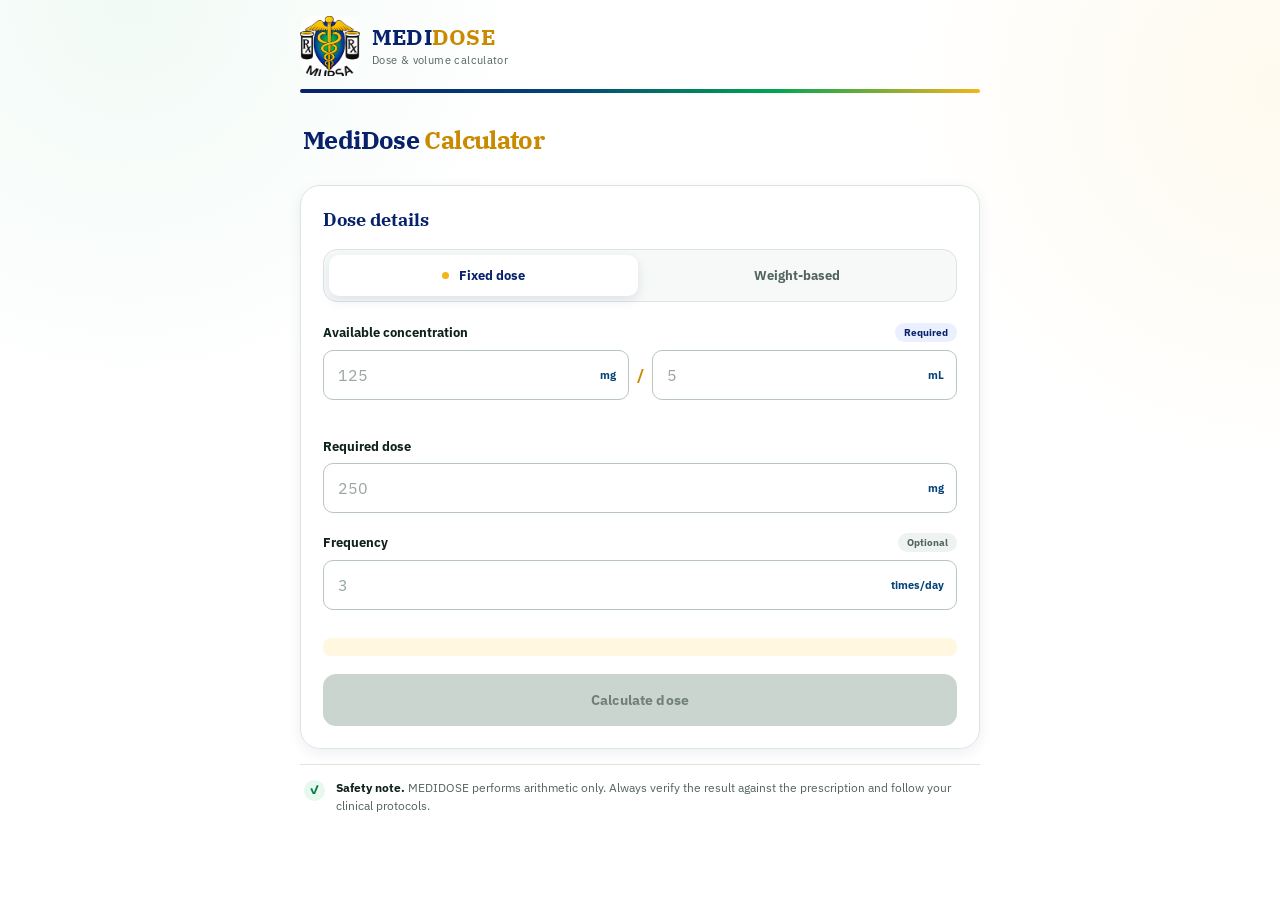
<file: index.html>
<!DOCTYPE html>
<html lang="en">
<head>
<meta charset="UTF-8">
<meta name="viewport" content="width=device-width, initial-scale=1.0, viewport-fit=cover">
<meta name="theme-color" content="#07216B">
<meta name="description" content="MEDIDOSE — Dose and volume calculator by MUPSA">
<title>MEDIDOSE MUPSA Dose Calculator</title>

<!-- Optional PWA files. Keep these if they exist in your project. -->
<link rel="manifest" href="manifest.json">
<link rel="icon" href="icon-192.png" type="image/png">

<style>
/* @import url('https://fonts.googleapis.com/css2?family=IBM+Plex+Mono:wght@500;600;700&family=IBM+Plex+Sans:wght@400;500;600;700&family=IBM+Plex+Serif:wght@500;600;700&display=swap'); */
@import url('https://fonts.googleapis.com/css2?family=IBM+Plex+Sans:wght@400;500;600;700&family=IBM+Plex+Serif:wght@500;600;700&family=Roboto+Mono:wght@500;600;700&display=swap');
:root{
  /* MUPSA / logo palette */
  --navy:#07216B;
  --navy-2:#0B2E86;
  --blue:#024378;
  --teal:#00A651;
  --teal-dark:#007A43;
  --teal-soft:#E7F8EF;
  --gold:#F4B41A;
  --gold-dark:#C98A00;
  --gold-soft:#FFF6D8;

  --ink:#10231A;
  --muted:#52645C;
  --faint:#7C8983;
  --line:#DCE5E0;
  --line-strong:#B7C6BE;
  --surface:#FFFFFF;
  --paper:#F6F9F8;
  --danger:#B42318;
  --danger-soft:#FFF0EE;
  --warning:#8A5F00;
  --warning-soft:#FFF7DF;

  --radius-s:10px;
  --radius-m:14px;
  --radius-l:20px;

  --shadow-sm:0 4px 14px rgba(7,33,107,.07);
  --shadow-md:0 12px 30px rgba(7,33,107,.11);
}

*{box-sizing:border-box}

html{
  scroll-behavior:smooth;
}

body{
  margin:0;
  min-height:100vh;
  color:var(--ink);
  background:
    radial-gradient(circle at 10% 0%, rgba(0,166,81,.055), transparent 28%),
    radial-gradient(circle at 100% 10%, rgba(244,180,26,.07), transparent 25%),
    #fff;
  font-family:'IBM Plex Sans',system-ui,-apple-system,BlinkMacSystemFont,"Segoe UI",sans-serif;
  -webkit-font-smoothing:antialiased;
}

button,input,select{font:inherit;color:inherit}
button{cursor:pointer}
button:disabled{cursor:not-allowed}
:focus-visible{
  outline:3px solid rgba(244,180,26,.55);
  outline-offset:3px;
}

.app-shell{
  width:min(100%,720px);
  margin:0 auto;
  padding:0 20px 42px;
}

/* ================= HEADER ================= */

.topbar{
  min-height:92px;
  display:flex;
  align-items:center;
  justify-content:space-between;
  gap:16px;
  position:relative;
  border-bottom:1px solid var(--line);
}

.topbar::after{
  content:"";
  position:absolute;
  left:0;
  right:0;
  bottom:-2px;
  height:4px;
  background:linear-gradient(90deg,var(--navy),var(--blue) 38%,var(--teal) 70%,var(--gold));
  border-radius:4px;
}

.brand{
  display:flex;
  align-items:center;
  gap:12px;
  min-width:0;
}

.brand-mark{
  width:60px;
  height:60px;
  flex:0 0 60px;
  display:grid;
  place-items:center;
  overflow:hidden;
  border-radius:15px;
  background:#fff;
}

.brand-mark img{
  width:100%;
  height:100%;
  object-fit:contain;
  display:block;
}

.brand-text{
  line-height:1.12;
  min-width:0;
}

.brand-text strong{
  display:block;
  font-family:'IBM Plex Serif',Georgia,serif;
  font-size:22px;
  font-weight:700;
  letter-spacing:.01em;
  color:var(--navy);
}

.brand-text strong span{
  color:var(--gold-dark);
}

.brand-text small{
  display:block;
  margin-top:5px;
  color:var(--muted);
  font-size:11px;
  letter-spacing:.035em;
}

.install-btn{
  border:1px solid var(--gold);
  background:var(--gold-soft);
  color:#6D4B00;
  border-radius:999px;
  padding:9px 14px;
  font-weight:700;
  font-size:12px;
  white-space:nowrap;
  transition:.18s ease;
}

.install-btn:hover{
  background:var(--gold);
  color:#fff;
  transform:translateY(-1px);
}

.install-btn[hidden]{display:none}

/* ================= INSTALL TIP ================= */

.ios-tip{
  display:flex;
  align-items:center;
  justify-content:space-between;
  gap:10px;
  margin-top:14px;
  padding:11px 13px;
  border:1px solid #E7C35C;
  border-radius:var(--radius-s);
  background:var(--gold-soft);
  color:var(--ink);
  font-size:12px;
  line-height:1.5;
}

.ios-tip button{
  border:0;
  background:transparent;
  color:var(--muted);
  font-size:20px;
  line-height:1;
  padding:2px 4px;
}

/* ================= SCREENS ================= */

.screen{
  animation:fadeIn .25s ease;
}

.screen[hidden]{display:none}

@keyframes fadeIn{
  from{opacity:0;transform:translateY(7px)}
  to{opacity:1;transform:none}
}

/* ================= HERO ================= */

.hero{
  padding:34px 3px 22px;
}

.hero h1{
  margin:0 0 9px;
  max-width:26ch;
  font-family:'IBM Plex Serif',Georgia,serif;
  font-weight:700;
  font-size:clamp(20px,5vw,25px);
  line-height:1.1;
  letter-spacing:-.025em;
  color:var(--navy);
}

.hero h1 em{
  color:var(--gold-dark);
  font-style:normal;
}

.hero p{
  margin:0;
  max-width:48ch;
  color:var(--muted);
  font-size:14px;
  line-height:1.65;
}

/* ================= CARD ================= */

.card{
  background:rgba(255,255,255,.96);
  border:1px solid var(--line);
  border-radius:var(--radius-l);
  padding:22px;
  margin-bottom:15px;
  box-shadow:var(--shadow-sm);
}

.card:hover{
  box-shadow:var(--shadow-md);
}

/* ================= SECTION HEADINGS ================= */

.section-heading{
  margin-bottom:18px;
}

.section-heading h2{
  margin:0 0 5px;
  color:var(--navy);
  font-family:'IBM Plex Serif',Georgia,serif;
  font-size:18px;
  font-weight:700;
}

.section-heading p{
  margin:0;
  color:var(--muted);
  font-size:12px;
}

/* ================= DOSE TYPE ================= */

.segmented{
  display:grid;
  grid-template-columns:1fr 1fr;
  gap:5px;
  margin-bottom:21px;
  padding:5px;
  border:1px solid var(--line);
  border-radius:var(--radius-m);
  background:var(--paper);
}

.segmented button{
  border:0;
  border-radius:10px;
  padding:12px 8px;
  background:transparent;
  color:var(--muted);
  font-size:13px;
  font-weight:700;
  transition:.18s ease;
}

.segmented button.active{
  color:var(--navy);
  background:#fff;
  box-shadow:0 4px 12px rgba(7,33,107,.10);
}

.segmented button.active::before{
  content:"";
  display:inline-block;
  width:7px;
  height:7px;
  margin-right:7px;
  vertical-align:1px;
  border-radius:50%;
  background:var(--gold);
}

/* ================= FORM ================= */

.field{
  display:block;
  margin:0 0 18px;
}

.field:last-child{margin-bottom:0}

.label-row{
  display:flex;
  align-items:center;
  justify-content:space-between;
  gap:10px;
  margin-bottom:8px;
  font-size:13px;
  font-weight:700;
  color:var(--ink);
}

.required-tag,
.optional-tag{
  border-radius:999px;
  padding:3px 9px;
  font-size:10px;
  font-weight:700;
}

.required-tag{
  color:var(--navy);
  background:#EAF0FF;
}

.optional-tag{
  color:var(--muted);
  background:#EEF2F0;
}

input,
select{
  width:100%;
  height:50px;
  border:1.5px solid var(--line-strong);
  border-radius:var(--radius-s);
  outline:none;
  padding:0 14px;
  background:#fff;
  color:var(--ink);
  transition:border-color .15s,box-shadow .15s,background .15s;
}

input::placeholder{color:#9AA6A0}

input:hover,
select:hover{
  border-color:var(--blue);
}

input:focus,
select:focus{
  border-color:var(--teal);
  box-shadow:0 0 0 4px rgba(0,166,81,.11);
}

input.invalid{
  border-color:var(--danger);
  background:var(--danger-soft);
}

.compound-input{
  display:grid;
  grid-template-columns:1fr auto 1fr;
  align-items:center;
  gap:8px;
}

.compound-input > div,
.unit-input{
  position:relative;
}

.compound-input input,
.unit-input input{
  padding-right:58px;
  font-variant-numeric:tabular-nums;
}

.compound-input span,
.unit-input span{
  position:absolute;
  right:13px;
  top:50%;
  transform:translateY(-50%);
  color:var(--blue);
  font-size:11px;
  font-weight:700;
  pointer-events:none;
}

.compound-input b{
  color:var(--gold-dark);
  font-family:'IBM Plex Sans',sans-serif;
  font-weight:700;
}

.hint{
  display:block;
  margin-top:7px;
  color:var(--muted);
  font-size:11px;
}

.error{
  display:block;
  min-height:15px;
  margin-top:5px;
  color:var(--danger);
  font-size:11px;
}

.error-pair{
  display:grid;
  grid-template-columns:1fr 1fr;
  gap:8px;
}

.warning{
  display:block;
  margin-top:8px;
  padding:9px 10px;
  border-radius:8px;
  background:var(--warning-soft);
  color:var(--warning);
  font-size:11px;
}

.mode-field[hidden]{display:none}

/* ================= PRIMARY / SECONDARY BUTTONS ================= */

.primary-btn,
.secondary-btn{
  width:100%;
  min-height:52px;
  border-radius:13px;
  font-size:14px;
  font-weight:700;
  transition:.16s ease;
}

.primary-btn{
  border:0;
  color:#fff;
  background:linear-gradient(135deg,var(--gold),#E5A900);
  box-shadow:0 8px 18px rgba(244,180,26,.22);
  letter-spacing:.01em;
}

.primary-btn:hover:not(:disabled){
  background:linear-gradient(135deg,#F8BE29,var(--gold-dark));
  transform:translateY(-2px);
  box-shadow:0 12px 24px rgba(244,180,26,.28);
}

.primary-btn:active:not(:disabled){
  transform:translateY(0) scale(.985);
}

.primary-btn:disabled{
  background:#CBD5D0;
  color:#718078;
  box-shadow:none;
}

.secondary-btn{
  margin:12px 0 16px;
  border:1.5px solid var(--navy);
  background:#fff;
  color:var(--navy);
}

.secondary-btn:hover{
  background:#F2F5FF;
  transform:translateY(-1px);
}

/* ================= SAFETY ================= */

.safety-note{
  display:flex;
  align-items:flex-start;
  gap:11px;
  padding:14px 4px;
  border-top:1px solid var(--line);
  color:var(--muted);
  font-size:12px;
  line-height:1.55;
}

.safety-note p{margin:0}
.safety-note strong{color:var(--ink)}

.shield{
  flex:0 0 auto;
  width:21px;
  height:21px;
  display:grid;
  place-items:center;
  margin-top:1px;
  border-radius:50%;
  background:var(--teal-soft);
  color:var(--teal-dark);
  font-weight:800;
}

/* ================= RESULT ================= */

.result-hero{
  padding:37px 4px 21px;
  text-align:center;
}

.result-hero h1{
  margin:0 0 14px;
  color:var(--navy);
  font-family:'IBM Plex Serif',Georgia,serif;
  font-size:16px;
  font-weight:700;
  letter-spacing:.025em;
  text-transform:uppercase;
}

.dose-result{
  display:flex;
  justify-content:center;
  align-items:baseline;
  gap:8px;
  color:var(--navy);
 font-family:'IBM Plex Sans',sans-serif;
  font-size:clamp(54px,16vw,82px);
  font-weight:700;
  letter-spacing:-.045em;
  line-height:1;
}

.dose-result span{
  background:linear-gradient(180deg,var(--navy),var(--blue));
  -webkit-background-clip:text;
  background-clip:text;
  color:transparent;
}

.dose-result small{
  color:var(--gold-dark);
  font-family:'IBM Plex Sans',sans-serif;
  font-size:19px;
  font-weight:800;
}

.dose-result.pop{
  animation:dosePop .42s cubic-bezier(.34,1.56,.64,1);
}

@keyframes dosePop{
  0%{transform:scale(.85);opacity:0}
  60%{transform:scale(1.045);opacity:1}
  100%{transform:scale(1)}
}

.result-hero p{
  max-width:39ch;
  margin:15px auto 0;
  color:var(--muted);
  font-size:13px;
  line-height:1.6;
}

/* ================= DAILY RESULT ================= */

.daily-card{
  display:flex;
  flex-direction:column;
  gap:6px;
  overflow:hidden;
  position:relative;
  border:0;
  color:#fff;
  background:linear-gradient(135deg,var(--navy),var(--blue) 58%,var(--teal-dark));
  box-shadow:0 14px 30px rgba(7,33,107,.18);
}

.daily-card::after{
  content:"";
  position:absolute;
  width:160px;
  height:160px;
  right:-70px;
  top:-90px;
  border-radius:50%;
  background:rgba(244,180,26,.22);
}

.card-kicker{
  position:relative;
  z-index:1;
  color:#D6E5FF;
  font-size:10px;
  font-weight:700;
  letter-spacing:.08em;
  text-transform:uppercase;
}

.daily-card strong{
  position:relative;
  z-index:1;
  font-family:'IBM Plex Sans',sans-serif;
  font-size:29px;
  letter-spacing:-.02em;
}

.daily-card span:last-child{
  position:relative;
  z-index:1;
  opacity:.85;
  font-size:12px;
}

/* ================= BREAKDOWN ================= */

.breakdown{
  display:grid;
  gap:10px;
}

.formula{
  padding:15px;
  border:1px solid var(--line);
  border-left:4px solid var(--gold);
  border-radius:var(--radius-s);
  background:var(--paper);
  color:var(--ink);
  font-family:'IBM Plex Sans',sans-serif;
  font-size:12px;
  line-height:1.65;
  overflow-wrap:anywhere;
}

.formula-label{
  display:block;
  margin-bottom:6px;
  color:var(--teal-dark);
  font:700 10px/1.2 'IBM Plex Sans',sans-serif;
  letter-spacing:.07em;
  text-transform:uppercase;
}

/* ================= EXPORT ================= */

.export-card{
  display:grid;
  grid-template-columns:auto 1fr;
  gap:14px;
  align-items:center;
  border-style:dashed;
  border-color:#D2DCD7;
}

.export-icon,
.modal-icon{
  display:grid;
  place-items:center;
  border-radius:13px;
  background:var(--gold-soft);
  color:var(--gold-dark);
  font-size:22px;
  font-weight:800;
}

.export-icon{
  width:46px;
  height:46px;
}

.export-content h2{
  margin:0 0 4px;
  color:var(--navy);
  font-family:'IBM Plex Serif',Georgia,serif;
  font-size:16px;
}

.export-content p{
  margin:0;
  color:var(--muted);
  font-size:12px;
  line-height:1.5;
}

.export-btn{
  grid-column:1/-1;
  width:100%;
  min-height:47px;
  border:1.5px solid var(--gold);
  border-radius:11px;
  background:#fff;
  color:var(--gold-dark);
  font-weight:700;
  transition:.15s ease;
}

.export-btn:hover{
  background:var(--gold);
  color:#fff;
}

/* ================= FOOTER ================= */

footer{
  display:flex;
  justify-content:space-between;
  align-items:center;
  gap:12px;
  padding:22px 4px 0;
  margin-top:8px;
  border-top:1px solid var(--line);
  color:var(--faint);
  font-size:10.5px;
}

footer strong{
  color:var(--navy);
  font-weight:800;
}

.footer-dot{
  color:var(--gold-dark);
  padding:0 3px;
}

/* ================= MODAL ================= */

.modal-overlay{
  position:fixed;
  inset:0;
  z-index:100;
  display:grid;
  place-items:center;
  padding:20px;
  background:rgba(4,17,54,.62);
  backdrop-filter:blur(5px);
  animation:modalFade .16s ease;
}

.modal-overlay[hidden]{display:none}

@keyframes modalFade{
  from{opacity:0}
  to{opacity:1}
}

.export-modal{
  position:relative;
  width:min(100%,410px);
  padding:28px;
  border:1px solid rgba(255,255,255,.4);
  border-radius:var(--radius-l);
  background:#fff;
  box-shadow:0 30px 75px rgba(3,14,45,.30);
  animation:modalUp .18s ease;
}

@keyframes modalUp{
  from{opacity:0;transform:translateY(10px)}
  to{opacity:1;transform:none}
}

.modal-close{
  position:absolute;
  top:12px;
  right:14px;
  width:33px;
  height:33px;
  border:0;
  border-radius:50%;
  background:var(--paper);
  color:var(--muted);
  font-size:20px;
}

.modal-close:hover{
  background:var(--gold-soft);
  color:var(--gold-dark);
}

.modal-icon{
  width:47px;
  height:47px;
  margin-bottom:16px;
}

.export-modal h2{
  margin:6px 0 8px;
  color:var(--navy);
  font-family:'IBM Plex Serif',Georgia,serif;
  font-size:22px;
}

.export-modal > p{
  margin:0 0 20px;
  color:var(--muted);
  font-size:13px;
  line-height:1.6;
}

.modal-field{
  display:block;
  margin-bottom:6px;
  font-size:12px;
  font-weight:700;
}

.modal-field input{
  margin-top:8px;
  text-transform:uppercase;
  letter-spacing:.08em;
  font-family:'IBM Plex Sans',sans-serif;
}

.modal-error{
  display:block;
  min-height:16px;
  margin:4px 0 6px;
  color:var(--danger);
  font-size:11.5px;
}

.modal-actions{
  display:grid;
  grid-template-columns:1fr 1fr;
  gap:10px;
  margin-top:6px;
}

.secondary-modal-btn,
.primary-modal-btn{
  min-height:47px;
  border-radius:11px;
  font-weight:700;
}

.secondary-modal-btn{
  border:1.5px solid var(--line-strong);
  background:#fff;
  color:var(--navy);
}

.secondary-modal-btn:hover{
  border-color:var(--navy);
  background:#F3F6FF;
}

.primary-modal-btn{
  border:0;
  background:var(--gold);
  color:#fff;
}

.primary-modal-btn:hover{
  background:var(--gold-dark);
}

/* ================= RESPONSIVE ================= */

@media(max-width:560px){
  .app-shell{
    padding-left:14px;
    padding-right:14px;
  }

  .topbar{
    min-height:82px;
  }

  .brand-mark{
    width:52px;
    height:52px;
    flex-basis:52px;
  }

  .brand-text strong{
    font-size:19px;
  }

  .brand-text small{
    font-size:10px;
  }

  .install-btn{
    padding:8px 10px;
    font-size:11px;
  }

  .card{
    padding:18px;
  }

  .hero{
    padding-top:29px;
  }

  .compound-input{
    gap:6px;
  }

  .export-modal{
    padding:22px;
  }

  footer{
    flex-direction:column;
    align-items:flex-start;
    gap:4px;
  }
}

@media(max-width:380px){
  .brand-text small{
    display:none;
  }

  .install-btn{
    padding:7px 9px;
  }

  .card{
    padding:16px;
  }

  .dose-result{
    font-size:50px;
  }
}
</style>
</head>

<body>
<div class="app-shell">

  <!-- ================= HEADER ================= -->
  <header class="topbar">
    <div class="brand">
      <div class="brand-mark" aria-hidden="true">
        <!-- Put your MUPSA logo in the same folder and name it logo.png -->
        <img src="logo.png" alt="MUPSA logo">
      </div>

      <div class="brand-text">
        <strong>MEDI<span>DOSE</span></strong>
        <small>Dose &amp; volume calculator</small>
      </div>
    </div>

    <button id="installBtn" class="install-btn" type="button" hidden>
      Install app
    </button>
  </header>

  <!-- iOS installation message
  <div id="iosInstallTip" class="ios-tip" hidden>
    <span>
      Install MEDIDOSE: tap <strong>Share</strong> then
      <strong>Add to Home Screen</strong>.
    </span>
    <button id="dismissIosTip" type="button" aria-label="Dismiss">&times;</button>
  </div> -->

  <main>

    <!-- ================= INPUT SCREEN ================= -->
    <section id="inputScreen" class="screen active" aria-labelledby="inputTitle">

      <div class="hero">
        <h1 class="welcome" id="inputTitle">MediDose  <em>Calculator</em></h1>
        
      </div>

      <form id="doseForm" novalidate>
        <div class="card">

          <div class="section-heading">
            <h2>Dose details</h2>
            
          </div>

          <div class="segmented" role="tablist" aria-label="Dose type">
            <button type="button" id="tabFixed" class="active" role="tab" aria-selected="true">
              Fixed dose
            </button>
            <button type="button" id="tabWeight" role="tab" aria-selected="false">
              Weight-based
            </button>
          </div>

          <input type="hidden" id="doseType" value="fixed">

          <!-- Available concentration -->
          <div class="field">
            <span class="label-row">
              <span>Available concentration</span>
              <span class="required-tag">Required</span>
            </span>

            <div class="compound-input">
              <div>
                <input
                  id="availableMg"
                  type="number"
                  inputmode="decimal"
                  min="0"
                  step="any"
                  placeholder="125"
                  aria-label="Available milligrams"
                  aria-describedby="availableMgError">
                <span>mg</span>
              </div>

              <b>/</b>

              <div>
                <input
                  id="availableMl"
                  type="number"
                  inputmode="decimal"
                  min="0"
                  step="any"
                  placeholder="5"
                  aria-label="Available millilitres"
                  aria-describedby="availableMlError">
                <span>mL</span>
              </div>
            </div>

            <div class="error-pair">
              <small id="availableMgError" class="error"></small>
              <small id="availableMlError" class="error"></small>
            </div>

            <!-- <small class="hint">Example: 125 mg per 5 mL</small> -->
          </div>

          <!-- Fixed dose -->
          <div id="fixedField" class="mode-field">
            <label class="field">
              <span class="label-row">
                <span>Required dose</span>
              </span>

              <div class="unit-input">
                <input
                  id="requiredDose"
                  type="number"
                  inputmode="decimal"
                  min="0"
                  step="any"
                  placeholder="250"
                  aria-describedby="requiredDoseError">
                <span>mg</span>
              </div>

              <small id="requiredDoseError" class="error"></small>
            </label>
          </div>

          <!-- Weight based -->
          <div id="weightField" class="mode-field" hidden>

            <label class="field">
              <span class="label-row">
                <span>Dose per kg</span>
              </span>

              <div class="unit-input">
                <input
                  id="dosePerKg"
                  type="number"
                  inputmode="decimal"
                  min="0"
                  step="any"
                  placeholder="10"
                  aria-describedby="dosePerKgError">
                <span>mg/kg</span>
              </div>

              <small id="dosePerKgError" class="error"></small>
            </label>

            <label class="field">
              <span class="label-row">
                <span>Patient weight</span>
              </span>

              <div class="unit-input">
                <input
                  id="patientWeight"
                  type="number"
                  inputmode="decimal"
                  min="0"
                  step="any"
                  placeholder="20"
                  aria-describedby="patientWeightError">
                <span>kg</span>
              </div>

              <small id="patientWeightError" class="error"></small>
            </label>

          </div>

          <!-- Frequency -->
          <label class="field">
            <span class="label-row">
              <span>Frequency</span>
              <span class="optional-tag">Optional</span>
            </span>

            <div class="unit-input">
              <input
                id="frequency"
                type="number"
                inputmode="numeric"
                min="0"
                step="1"
                max="24"
                placeholder="3"
                aria-describedby="frequencyError">
              <span>times/day</span>
            </div>

            <small id="frequencyError" class="error"></small>
            <small id="frequencyWarning" class="warning" hidden></small>
          </label>

          <button id="calculateBtn" class="primary-btn" type="submit" disabled>
            Calculate dose
          </button>

        </div>
      </form>

      <aside class="safety-note">
        <span class="shield" aria-hidden="true">&#10003;</span>
        <p>
          <strong>Safety note.</strong>
          MEDIDOSE performs arithmetic only. Always verify the result against
          the prescription and follow your clinical protocols.
        </p>
      </aside>

    </section>

    <!-- ================= RESULT SCREEN ================= -->
    <section id="resultScreen" class="screen" aria-labelledby="resultTitle" hidden>

      <div class="result-hero">
        <h1 id="resultTitle">Volume to administer</h1>

        <div class="dose-result">
          <span id="volumeResult">0.00</span>
          <small>mL</small>
        </div>

        <p id="resultSummary"></p>
      </div>

      <!-- Daily volume -->
      <div id="dailyCard" class="card daily-card" hidden>
        <span class="card-kicker">Total daily volume</span>
        <strong id="dailyResult">0.00 mL</strong>
        <span id="dailyFrequency">Frequency: 0 times daily</span>
      </div>

      <!-- Breakdown -->
      <div class="card breakdown-card">
        <div class="section-heading">
          <h2>Calculation breakdown</h2>
          <!-- <p>Review the arithmetic used to reach the final volume.</p> -->
        </div>

        <div id="breakdown" class="breakdown"></div>
      </div>

      <!-- Export -->
      <div class="card export-card">
        <div class="export-icon" aria-hidden="true">&#8595;</div>

        <div class="export-content">
          <h2>Export calculation</h2>
          <!-- <p>Save this working as a CSV file for the patient record.</p> -->
        </div>

        <button id="exportBtn" class="export-btn" type="button">
          Export details
        </button>
      </div>

      <button id="editBtn" class="secondary-btn" type="button">
        &larr; Back / edit
      </button>

      <aside class="safety-note">
        <span class="shield" aria-hidden="true">&#10003;</span>
        <p>
          <strong>Safety note.</strong>
          Confirm the calculation and prescription before administering medication.
        </p>
      </aside>

    </section>

  </main>

  <!-- <footer>
    <span><strong>MEDIDOSE</strong><span class="footer-dot">·</span>by MUPSA</span>
    <span>Safe Doses. Better Care.</span>
  </footer> -->

</div>

<!-- ================= EXPORT MODAL ================= -->
<div id="exportModal" class="modal-overlay" hidden>
  <div class="export-modal" role="dialog" aria-modal="true" aria-labelledby="exportModalTitle">

    <button
      id="closeExportModal"
      class="modal-close"
      type="button"
      aria-label="Close export dialog">&times;</button>

    <div class="modal-icon" aria-hidden="true">&#8595;</div>

    <h2 id="exportModalTitle">Record reviewer initials</h2>

    <!-- <p>
      Add the initials of the person reviewing this calculation.
      They will be included in the exported CSV.
    </p> -->

    <label class="modal-field" for="exportCode">
      Reviewer initials
    </label>

    <input
      id="exportCode"
      type="text"
      autocomplete="off"
      maxlength="6"
      placeholder="e.g. JM">

    <small id="exportCodeError" class="modal-error"></small>

    <div class="modal-actions">
      <button id="cancelExportBtn" class="secondary-modal-btn" type="button">
        Cancel
      </button>

      <button id="confirmExportBtn" class="primary-modal-btn" type="button">
        Download CSV
      </button>
    </div>

  </div>
</div>

<script>
(function(){

  var doseType = 'fixed';
  var lastCalc = null;

  var els = {
    tabFixed: document.getElementById('tabFixed'),
    tabWeight: document.getElementById('tabWeight'),
    doseTypeInput: document.getElementById('doseType'),
    fixedField: document.getElementById('fixedField'),
    weightField: document.getElementById('weightField'),

    availableMg: document.getElementById('availableMg'),
    availableMl: document.getElementById('availableMl'),
    requiredDose: document.getElementById('requiredDose'),
    dosePerKg: document.getElementById('dosePerKg'),
    patientWeight: document.getElementById('patientWeight'),
    frequency: document.getElementById('frequency'),

    calculateBtn: document.getElementById('calculateBtn'),
    form: document.getElementById('doseForm'),

    inputScreen: document.getElementById('inputScreen'),
    resultScreen: document.getElementById('resultScreen'),

    volumeResult: document.getElementById('volumeResult'),
    resultSummary: document.getElementById('resultSummary'),

    dailyCard: document.getElementById('dailyCard'),
    dailyResult: document.getElementById('dailyResult'),
    dailyFrequency: document.getElementById('dailyFrequency'),

    breakdown: document.getElementById('breakdown'),
    editBtn: document.getElementById('editBtn'),

    exportBtn: document.getElementById('exportBtn'),
    exportModal: document.getElementById('exportModal'),
    closeExportModal: document.getElementById('closeExportModal'),
    cancelExportBtn: document.getElementById('cancelExportBtn'),
    confirmExportBtn: document.getElementById('confirmExportBtn'),
    exportCode: document.getElementById('exportCode'),
    exportCodeError: document.getElementById('exportCodeError'),

    frequencyWarning: document.getElementById('frequencyWarning')
  };

  function setDoseType(type){
    doseType = type;
    els.doseTypeInput.value = type;

    var isFixed = type === 'fixed';

    els.tabFixed.classList.toggle('active', isFixed);
    els.tabWeight.classList.toggle('active', !isFixed);

    els.tabFixed.setAttribute('aria-selected', isFixed);
    els.tabWeight.setAttribute('aria-selected', !isFixed);

    els.fixedField.hidden = !isFixed;
    els.weightField.hidden = isFixed;

    validate();
  }

  els.tabFixed.addEventListener('click', function(){
    setDoseType('fixed');
  });

  els.tabWeight.addEventListener('click', function(){
    setDoseType('weight');
  });

  function num(el){
    var v = parseFloat(el.value);
    return isNaN(v) ? null : v;
  }

  function setError(inputEl, errorEl, message){
    if(message){
      inputEl.classList.add('invalid');
      errorEl.textContent = message;
    }else{
      inputEl.classList.remove('invalid');
      errorEl.textContent = '';
    }
  }

  function validate(){

    var mg = num(els.availableMg);
    var ml = num(els.availableMl);
    var ok = true;

    setError(
      els.availableMg,
      document.getElementById('availableMgError'),
      (els.availableMg.value !== '' && (mg === null || mg <= 0))
        ? 'Enter a positive number'
        : ''
    );

    setError(
      els.availableMl,
      document.getElementById('availableMlError'),
      (els.availableMl.value !== '' && (ml === null || ml <= 0))
        ? 'Enter a positive number'
        : ''
    );

    if(mg === null || mg <= 0 || ml === null || ml <= 0){
      ok = false;
    }

    if(doseType === 'fixed'){

      var dose = num(els.requiredDose);

      setError(
        els.requiredDose,
        document.getElementById('requiredDoseError'),
        (els.requiredDose.value !== '' && (dose === null || dose <= 0))
          ? 'Enter a positive number'
          : ''
      );

      if(dose === null || dose <= 0){
        ok = false;
      }

    }else{

      var perKg = num(els.dosePerKg);
      var weight = num(els.patientWeight);

      setError(
        els.dosePerKg,
        document.getElementById('dosePerKgError'),
        (els.dosePerKg.value !== '' && (perKg === null || perKg <= 0))
          ? 'Enter a positive number'
          : ''
      );

      setError(
        els.patientWeight,
        document.getElementById('patientWeightError'),
        (els.patientWeight.value !== '' && (weight === null || weight <= 0))
          ? 'Enter a positive number'
          : ''
      );

      if(perKg === null || perKg <= 0 || weight === null || weight <= 0){
        ok = false;
      }
    }

    var freq = num(els.frequency);
    var freqErrEl = document.getElementById('frequencyError');

    if(
      els.frequency.value !== '' &&
      (freq === null || freq < 0 || freq > 24)
    ){
      setError(
        els.frequency,
        freqErrEl,
        'Enter a value between 0 and 24'
      );
      ok = false;
    }else{
      setError(els.frequency, freqErrEl, '');
    }

    if(freq !== null && freq > 6){
      els.frequencyWarning.hidden = false;
      els.frequencyWarning.textContent =
        'Unusually high frequency — double-check against the prescription.';
    }else{
      els.frequencyWarning.hidden = true;
    }

    els.calculateBtn.disabled = !ok;

    return ok;
  }

  [
    els.availableMg,
    els.availableMl,
    els.requiredDose,
    els.dosePerKg,
    els.patientWeight,
    els.frequency
  ].forEach(function(el){
    el.addEventListener('input', validate);
  });

  function fmt(n){
    return (Math.round(n * 100) / 100).toFixed(2);
  }

  els.form.addEventListener('submit', function(e){

    e.preventDefault();

    if(!validate()) return;

    var mg = num(els.availableMg);
    var ml = num(els.availableMl);

    var concentration = mg / ml;
    var freq = num(els.frequency);

    var breakdown = [];
    var totalDoseMg;
    var volume;

    if(doseType === 'fixed'){

      totalDoseMg = num(els.requiredDose);
      volume = totalDoseMg / concentration;

      breakdown.push({
        label:'Volume',
        text:
          'Volume (mL) = Required dose ÷ Concentration\n' +
          '= ' + totalDoseMg + ' mg ÷ (' +
          mg + ' mg / ' + ml + ' mL)\n' +
          '= ' + fmt(volume) + ' mL'
      });

    }else{

      var perKg = num(els.dosePerKg);
      var weight = num(els.patientWeight);

      totalDoseMg = perKg * weight;
      volume = totalDoseMg / concentration;

      breakdown.push({
        label:'Total dose',
        text:
          'Total dose (mg) = Dose per kg × Weight\n' +
          '= ' + perKg + ' mg/kg × ' + weight + ' kg\n' +
          '= ' + fmt(totalDoseMg) + ' mg'
      });

      breakdown.push({
        label:'Volume',
        text:
          'Volume (mL) = Total dose ÷ Concentration\n' +
          '= ' + fmt(totalDoseMg) + ' mg ÷ (' +
          mg + ' mg / ' + ml + ' mL)\n' +
          '= ' + fmt(volume) + ' mL'
      });
    }

    var dailyVolume = null;

    if(freq !== null && freq > 0){

      dailyVolume = volume * freq;

      breakdown.push({
        label:'Daily total',
        text:
          'Daily volume (mL) = Volume per dose × Frequency\n' +
          '= ' + fmt(volume) + ' mL × ' + freq + '\n' +
          '= ' + fmt(dailyVolume) + ' mL/day'
      });
    }

    /* Final result */
    els.volumeResult.textContent = fmt(volume);

    var doseResultEl = els.volumeResult.closest('.dose-result');

    doseResultEl.classList.remove('pop');
    void doseResultEl.offsetWidth;
    doseResultEl.classList.add('pop');

    els.resultSummary.textContent =
      doseType === 'fixed'
        ? 'Draw up ' + fmt(volume) + ' mL to deliver ' +
          totalDoseMg + ' mg per dose.'
        : 'Draw up ' + fmt(volume) + ' mL to deliver ' +
          fmt(totalDoseMg) + ' mg per dose.';

    if(dailyVolume !== null){

      els.dailyCard.hidden = false;
      els.dailyResult.textContent = fmt(dailyVolume) + ' mL';
      els.dailyFrequency.textContent =
        'Frequency: ' + freq + ' times daily';

    }else{
      els.dailyCard.hidden = true;
    }

    /* Calculation breakdown */
    els.breakdown.innerHTML = '';

    breakdown.forEach(function(item){

      var div = document.createElement('div');
      div.className = 'formula';

      var label = document.createElement('span');
      label.className = 'formula-label';
      label.textContent = item.label;

      div.appendChild(label);
      div.appendChild(document.createTextNode(item.text));

      div.style.whiteSpace = 'pre-line';

      els.breakdown.appendChild(div);
    });

    lastCalc = {
      doseType:doseType,
      availableMg:mg,
      availableMl:ml,
      requiredDose:doseType === 'fixed' ? totalDoseMg : null,
      dosePerKg:doseType === 'weight' ? num(els.dosePerKg) : null,
      patientWeight:doseType === 'weight' ? num(els.patientWeight) : null,
      totalDoseMg:totalDoseMg,
      volume:volume,
      frequency:freq,
      dailyVolume:dailyVolume
    };

    els.inputScreen.hidden = true;
    els.resultScreen.hidden = false;

    window.scrollTo({
      top:0,
      behavior:'smooth'
    });
  });

  els.editBtn.addEventListener('click', function(){

    els.resultScreen.hidden = true;
    els.inputScreen.hidden = false;

    window.scrollTo({
      top:0,
      behavior:'smooth'
    });
  });

  /* ================= EXPORT ================= */

  function openModal(){

    els.exportCode.value = '';
    els.exportCodeError.textContent = '';
    els.exportModal.hidden = false;

    setTimeout(function(){
      els.exportCode.focus();
    },30);
  }

  function closeModal(){
    els.exportModal.hidden = true;
  }

  els.exportBtn.addEventListener('click', openModal);
  els.closeExportModal.addEventListener('click', closeModal);
  els.cancelExportBtn.addEventListener('click', closeModal);

  els.exportModal.addEventListener('click', function(e){
    if(e.target === els.exportModal){
      closeModal();
    }
  });

  els.confirmExportBtn.addEventListener('click', function(){

    var initials = els.exportCode.value.trim();

    if(!initials){
      els.exportCodeError.textContent =
        'Enter reviewer initials to continue.';
      return;
    }

    if(!lastCalc){
      closeModal();
      return;
    }

    var rows = [
      ['Field','Value'],
      [
        'Dose type',
        lastCalc.doseType === 'fixed'
          ? 'Fixed dose'
          : 'Weight-based'
      ],
      [
        'Available concentration',
        lastCalc.availableMg + ' mg / ' +
        lastCalc.availableMl + ' mL'
      ]
    ];

    if(lastCalc.doseType === 'fixed'){

      rows.push([
        'Required dose',
        lastCalc.requiredDose + ' mg'
      ]);

    }else{

      rows.push([
        'Dose per kg',
        lastCalc.dosePerKg + ' mg/kg'
      ]);

      rows.push([
        'Patient weight',
        lastCalc.patientWeight + ' kg'
      ]);

      rows.push([
        'Total dose',
        fmt(lastCalc.totalDoseMg) + ' mg'
      ]);
    }

    rows.push([
      'Volume per dose',
      fmt(lastCalc.volume) + ' mL'
    ]);

    if(lastCalc.frequency){

      rows.push([
        'Frequency',
        lastCalc.frequency + ' times/day'
      ]);

      rows.push([
        'Total daily volume',
        fmt(lastCalc.dailyVolume) + ' mL'
      ]);
    }

    rows.push([
      'Reviewed by',
      initials.toUpperCase()
    ]);

    rows.push([
      'Exported',
      new Date().toLocaleString()
    ]);

    var csv = rows.map(function(row){

      return row.map(function(cell){

        var s = String(cell).replace(/"/g,'""');

        return /[",\n]/.test(s)
          ? '"' + s + '"'
          : s;

      }).join(',');

    }).join('\n');

    var blob = new Blob(
      [csv],
      {type:'text/csv;charset=utf-8;'}
    );

    var url = URL.createObjectURL(blob);

    var a = document.createElement('a');

    a.href = url;
    a.download = 'medidose-calculation.csv';

    document.body.appendChild(a);
    a.click();
    document.body.removeChild(a);

    URL.revokeObjectURL(url);

    closeModal();
  });

  /* ================= PWA INSTALL ================= */

  validate();

  var installBtn = document.getElementById('installBtn');
  var deferredPrompt = null;

  window.addEventListener('beforeinstallprompt', function(e){

    e.preventDefault();
    deferredPrompt = e;
    installBtn.hidden = false;

  });

  installBtn.addEventListener('click', function(){

    if(!deferredPrompt) return;

    installBtn.hidden = true;

    deferredPrompt.prompt();

    deferredPrompt.userChoice.finally(function(){
      deferredPrompt = null;
    });
  });

  window.addEventListener('appinstalled', function(){

    installBtn.hidden = true;
    deferredPrompt = null;

  });

  /* ================= iOS INSTALL ================= */

  var isIos = /iphone|ipad|ipod/i.test(navigator.userAgent);

  var isStandalone =
    window.matchMedia('(display-mode: standalone)').matches ||
    window.navigator.standalone === true;

  var iosTip = document.getElementById('iosInstallTip');
  var dismissIosTip = document.getElementById('dismissIosTip');

  if(
    isIos &&
    !isStandalone &&
    !localStorage.getItem('medidose_ios_tip_dismissed')
  ){
    iosTip.hidden = false;
  }

  dismissIosTip.addEventListener('click', function(){

    iosTip.hidden = true;

    try{
      localStorage.setItem(
        'medidose_ios_tip_dismissed',
        '1'
      );
    }catch(e){}
  });

  /* ================= SERVICE WORKER ================= */

  if('serviceWorker' in navigator){

    window.addEventListener('load', function(){

      navigator.serviceWorker
        .register('sw.js')
        .catch(function(){
          /* Offline support is optional */
        });

    });
  }

})();
</script>

</body>
</html>
</file>
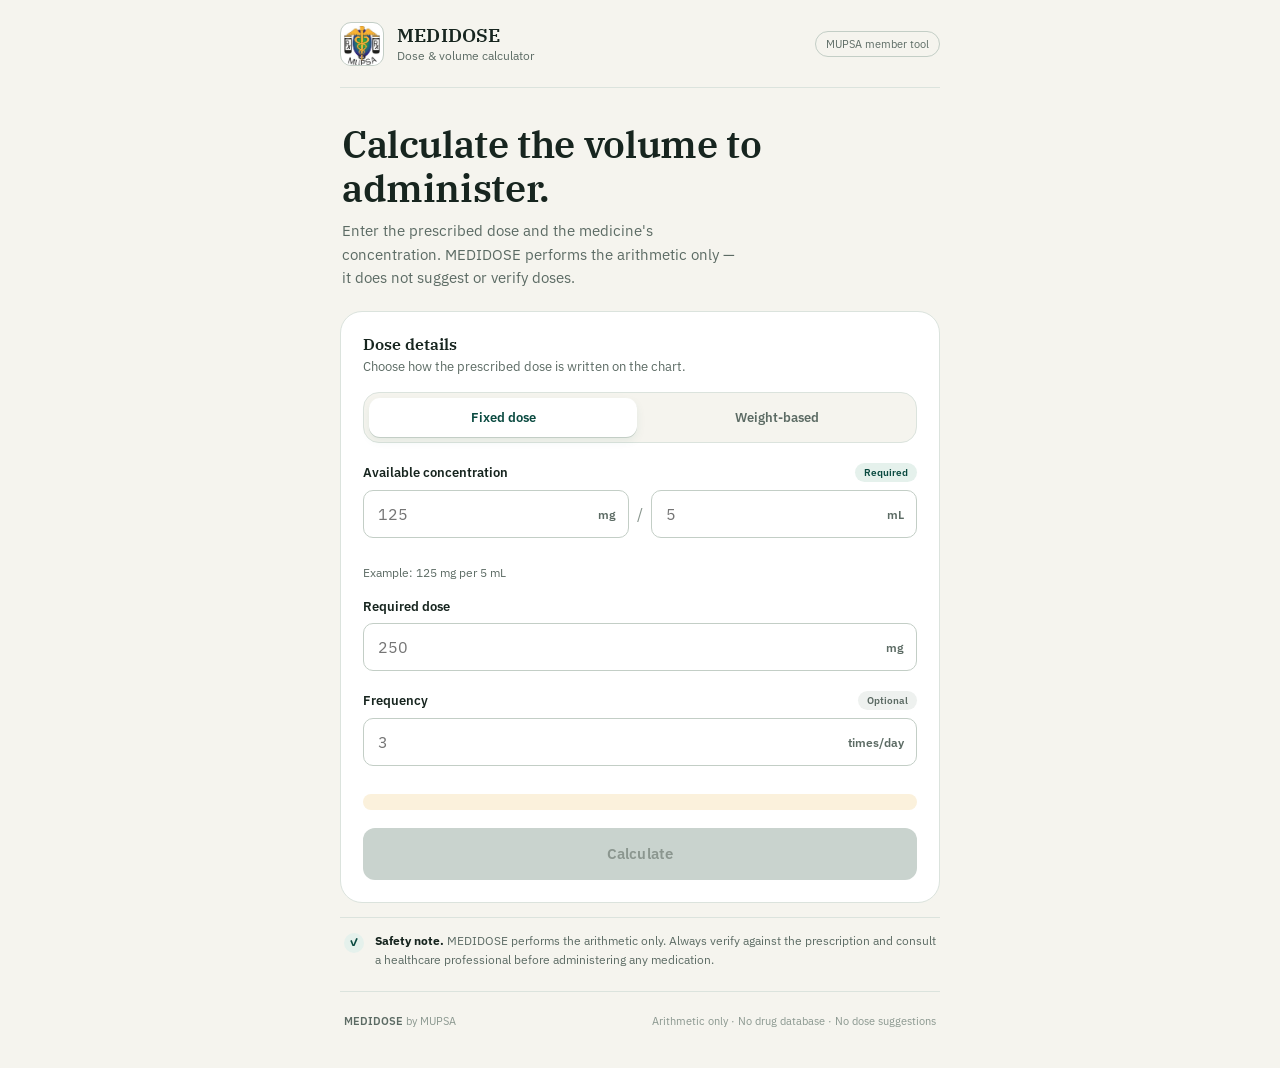
<file: medidose.html>
<!DOCTYPE html>
<html lang="en">
<head>
<meta charset="UTF-8">
<meta name="viewport" content="width=device-width, initial-scale=1.0, viewport-fit=cover">
<meta name="theme-color" content="#0e6b5c">
<meta name="description" content="MEDIDOSE converts a prescribed medication dose into the volume to draw up and administer.">
<title>MEDIDOSE — Dose Calculator</title>
<style>
@import url('https://fonts.googleapis.com/css2?family=IBM+Plex+Serif:wght@500;600&family=IBM+Plex+Sans:wght@400;500;600;700&family=IBM+Plex+Mono:wght@500;600;700&display=swap');

:root{
  --ink:#17251f;
  --muted:#5c6b64;
  --faint:#8a978f;

  --teal:#0e6b5c;
  --teal-deep:#0a4a40;
  --teal-soft:#e5f1ec;

  --gold:#a97a26;
  --gold-soft:#f6ecd8;

  --maroon:#7d3230;

  --line:#dbe3dd;
  --line-strong:#c3cec6;
  --surface:#ffffff;
  --paper:#f5f4ee;

  --danger:#a8352a;
  --danger-soft:#faeae7;
  --warning:#8a5f0c;
  --warning-soft:#fbf1dc;

  --radius-s:10px;
  --radius-m:16px;
  --radius-l:22px;
}

*{ box-sizing:border-box; }

html{ scroll-behavior:smooth; }

body{
  margin:0;
  min-height:100vh;
  font-family:'IBM Plex Sans', ui-sans-serif, system-ui, sans-serif;
  color:var(--ink);
  background:var(--paper);
  -webkit-font-smoothing:antialiased;
}

button, input, select{ font:inherit; color:inherit; }
button{ cursor:pointer; }
:focus-visible{ outline:2px solid var(--teal); outline-offset:2px; }

.app-shell{
  width:min(100%, 640px);
  margin:0 auto;
  padding:0 20px 40px;
}

/* ================= HEADER ================= */

.topbar{
  min-height:88px;
  display:flex;
  align-items:center;
  justify-content:space-between;
  gap:16px;
  border-bottom:1px solid var(--line);
}

.brand{ display:flex; align-items:center; gap:13px; }

.brand-mark{
  width:44px; height:44px;
  border-radius:11px;
  overflow:hidden;
  background:#ffffff;
  border:1px solid var(--line-strong);
  display:grid; place-items:center;
  flex:0 0 auto;
}
.brand-mark img{ width:100%; height:100%; object-fit:contain; padding:3px; }

.brand-text{ line-height:1.15; }
.brand-text strong{
  display:block;
  font-family:'IBM Plex Serif', serif;
  font-weight:600;
  font-size:19px;
  letter-spacing:.01em;
  color:var(--ink);
}
.brand-text span{
  display:block;
  color:var(--muted);
  font-size:11.5px;
  margin-top:2px;
}

.provider-tag{
  font-size:10.5px;
  color:var(--muted);
  border:1px solid var(--line-strong);
  border-radius:999px;
  padding:5px 10px;
  white-space:nowrap;
}

/* ================= SCREENS ================= */

.screen{ animation:fadeIn .25s ease; }
.screen[hidden]{ display:none; }
@keyframes fadeIn{ from{ opacity:0; transform:translateY(6px);} to{ opacity:1; transform:none; } }

/* ================= HERO ================= */

.hero{ padding:34px 2px 22px; }

.hero h1{
  font-family:'IBM Plex Serif', serif;
  font-weight:600;
  font-size:clamp(28px, 6.4vw, 38px);
  line-height:1.15;
  letter-spacing:-.01em;
  margin:0 0 10px;
  max-width:26ch;
}

.hero p{
  color:var(--muted);
  line-height:1.6;
  margin:0;
  max-width:44ch;
  font-size:14.5px;
}

/* ================= FORM CARD ================= */

.card{
  background:var(--surface);
  border:1px solid var(--line);
  border-radius:var(--radius-l);
  padding:22px;
  margin-bottom:14px;
}

.section-heading{ margin-bottom:18px; }
.section-heading h2{
  font-family:'IBM Plex Serif', serif;
  font-weight:600;
  font-size:16px;
  margin:0 0 4px;
}
.section-heading p{ color:var(--muted); font-size:12.5px; margin:0; }

/* Segmented dose-type control */
.segmented{
  display:grid;
  grid-template-columns:1fr 1fr;
  gap:6px;
  background:var(--paper);
  border:1px solid var(--line);
  border-radius:var(--radius-m);
  padding:5px;
  margin-bottom:20px;
}
.segmented button{
  border:0;
  background:transparent;
  border-radius:11px;
  padding:11px 8px;
  font-weight:600;
  font-size:13px;
  color:var(--muted);
  transition:background .15s, color .15s, box-shadow .15s;
}
.segmented button.active{
  background:var(--surface);
  color:var(--teal-deep);
  box-shadow:0 1px 0 var(--line-strong), 0 4px 10px rgba(14,107,92,.08);
}

.field{ display:block; margin:0 0 18px; }
.field:last-child{ margin-bottom:0; }

.label-row{
  display:flex; align-items:center; justify-content:space-between;
  gap:10px; margin-bottom:8px; font-size:13px; font-weight:600;
}

.required-tag, .optional-tag{
  border-radius:999px; padding:3px 9px; font-size:10px; font-weight:600;
}
.required-tag{ color:var(--teal-deep); background:var(--teal-soft); }
.optional-tag{ color:var(--muted); background:#eef1ef; }

input, select{
  width:100%; height:48px;
  border:1px solid var(--line-strong);
  border-radius:var(--radius-s);
  background:var(--surface);
  color:var(--ink);
  outline:none;
  padding:0 14px;
  transition:border-color .15s, box-shadow .15s;
}
input:focus{ border-color:var(--teal); box-shadow:0 0 0 3px rgba(14,107,92,.14); }
input.invalid{ border-color:var(--danger); background:var(--danger-soft); }

.compound-input{
  display:grid; grid-template-columns:1fr auto 1fr; align-items:center; gap:8px;
}
.compound-input > div, .unit-input{ position:relative; }
.compound-input input, .unit-input input{ padding-right:52px; font-variant-numeric:tabular-nums; }
.compound-input span, .unit-input span{
  position:absolute; right:13px; top:50%; transform:translateY(-50%);
  color:var(--muted); font-size:12px; font-weight:600; pointer-events:none;
}
.compound-input b{ color:var(--faint); font-weight:400; }

.hint{ color:var(--muted); font-size:11.5px; margin-top:7px; display:block; }
.error{ color:var(--danger); font-size:11.5px; min-height:15px; display:block; margin-top:5px; }
.error-pair{ display:grid; grid-template-columns:1fr 1fr; gap:8px; }
.warning{
  display:block; color:var(--warning); background:var(--warning-soft);
  border-radius:8px; padding:8px 10px; font-size:11.5px; margin-top:8px;
}

.mode-field{ transition:opacity .18s; }
.mode-field[hidden]{ display:none; }

.primary-btn, .secondary-btn{
  width:100%; border:0; border-radius:12px; min-height:52px; font-weight:600; font-size:14.5px;
}
.primary-btn{
  color:#fff; background:var(--teal); letter-spacing:.01em;
  box-shadow:0 8px 18px rgba(14,107,92,.22);
}
.primary-btn:hover:not(:disabled){ background:var(--teal-deep); }
.primary-btn:disabled{ background:#c9d3ce; box-shadow:none; cursor:not-allowed; color:#8b968f;}

.secondary-btn{
  background:var(--surface); color:var(--teal-deep); border:1px solid var(--line-strong);
  margin:12px 0 16px;
}
.secondary-btn:hover{ border-color:var(--teal); }

/* ================= SAFETY NOTE ================= */

.safety-note{
  display:flex; gap:11px; align-items:flex-start;
  color:var(--muted); font-size:12px; line-height:1.55;
  padding:14px 4px; border-top:1px solid var(--line); margin-top:4px;
}
.safety-note p{ margin:0; }
.safety-note strong{ color:var(--ink); }
.shield{
  flex:0 0 auto; width:20px; height:20px; margin-top:1px;
  border-radius:50%; display:grid; place-items:center;
  background:var(--teal-soft); color:var(--teal-deep); font-weight:700; font-size:11px;
}

/* ================= RESULT SCREEN ================= */

.result-hero{ text-align:center; padding:36px 4px 20px; }
.result-hero h1{
  font-family:'IBM Plex Serif', serif; font-weight:600;
  font-size:15px; letter-spacing:.02em; text-transform:uppercase;
  color:var(--muted); margin:0 0 16px;
}

.dose-result{
  display:flex; justify-content:center; align-items:baseline; gap:8px;
  color:var(--teal-deep);
  font-family:'IBM Plex Mono', ui-monospace, monospace;
  font-size:clamp(52px, 15vw, 78px);
  font-weight:600; letter-spacing:-.02em; line-height:1;
}
.dose-result small{
  font-family:'IBM Plex Sans', sans-serif;
  font-size:18px; color:var(--muted); font-weight:600;
}
.result-hero p{ margin:16px auto 0; color:var(--muted); max-width:36ch; font-size:13.5px; line-height:1.6;}

.daily-card{
  display:flex; flex-direction:column; gap:5px;
  background:var(--teal-deep); color:#fff; border:0;
}
.card-kicker{
  color:#bfe3da; font-size:10.5px; letter-spacing:.06em; font-weight:600; text-transform:uppercase;
}
.daily-card strong{
  font-family:'IBM Plex Mono', monospace; font-size:28px; letter-spacing:-.01em;
}
.daily-card span:last-child{ opacity:.82; font-size:12px; }

.breakdown{ display:grid; gap:10px; }
.formula{
  padding:14px 15px; background:var(--paper); border:1px solid var(--line);
  border-radius:var(--radius-s);
  font-family:'IBM Plex Mono', monospace; font-size:12.5px; line-height:1.6;
  overflow-wrap:anywhere; color:var(--ink);
}
.formula-label{
  display:block; color:var(--muted); font:600 10px/1.2 'IBM Plex Sans', sans-serif;
  letter-spacing:.06em; text-transform:uppercase; margin-bottom:6px;
}

.export-card{
  display:grid; grid-template-columns:auto 1fr; gap:14px; align-items:center;
  border-style:dashed;
}
.export-icon{
  width:44px; height:44px; border-radius:12px; display:grid; place-items:center;
  background:var(--gold-soft); color:var(--gold); font-size:20px; font-weight:700;
}
.export-content h2{ margin:0 0 4px; font-size:15px; }
.export-content p{ margin:0; color:var(--muted); font-size:12px; line-height:1.5; }
.export-btn{
  grid-column:1/-1; width:100%; min-height:46px; border:1px solid var(--gold);
  border-radius:11px; background:var(--surface); color:var(--gold);
  font-weight:600; transition:background .15s, color .15s;
}
.export-btn:hover{ background:var(--gold); color:#fff; }

footer{
  display:flex; justify-content:space-between; align-items:center; gap:12px;
  padding:22px 4px 0; color:var(--faint); font-size:10.5px;
  border-top:1px solid var(--line); margin-top:8px;
}
footer strong{ color:var(--muted); font-weight:600; }

/* ================= MODAL ================= */

.modal-overlay{
  position:fixed; inset:0; z-index:100; display:grid; place-items:center;
  padding:20px; background:rgba(14,26,22,.55); backdrop-filter:blur(4px);
  animation:modalFade .16s ease;
}
.modal-overlay[hidden]{ display:none; }
@keyframes modalFade{ from{ opacity:0;} to{ opacity:1;} }

.export-modal{
  position:relative; width:min(100%, 400px); background:#fff;
  border-radius:var(--radius-l); padding:28px;
  box-shadow:0 30px 70px rgba(15,30,26,.28);
  animation:modalUp .18s ease;
}
@keyframes modalUp{ from{ opacity:0; transform:translateY(10px);} to{ opacity:1; transform:none;} }

.modal-close{
  position:absolute; top:12px; right:14px; width:32px; height:32px; border:0;
  border-radius:50%; background:var(--paper); color:var(--muted); font-size:20px; line-height:1;
}
.modal-close:hover{ background:var(--line); }

.modal-icon{
  width:46px; height:46px; display:grid; place-items:center; border-radius:13px;
  background:var(--gold-soft); color:var(--gold); font-size:22px; font-weight:700; margin-bottom:16px;
}

.export-modal h2{
  font-family:'IBM Plex Serif', serif; font-weight:600;
  margin:6px 0 8px; font-size:21px;
}
.export-modal > p{ margin:0 0 20px; color:var(--muted); font-size:13px; line-height:1.6; }

.modal-field{ display:block; font-size:12px; font-weight:600; margin-bottom:6px; }
.modal-field input{ margin-top:8px; text-transform:uppercase; letter-spacing:.06em; }
.modal-error{ min-height:16px; display:block; color:var(--danger); font-size:11.5px; margin:4px 0 6px; }

.modal-actions{ display:grid; grid-template-columns:1fr 1fr; gap:10px; margin-top:6px; }
.secondary-modal-btn, .primary-modal-btn{ min-height:46px; border-radius:11px; font-weight:600; }
.secondary-modal-btn{ border:1px solid var(--line-strong); background:#fff; color:var(--teal-deep); }
.primary-modal-btn{ border:0; background:var(--gold); color:#fff; }
.primary-modal-btn:hover{ background:#8f691f; }
.secondary-modal-btn:hover{ border-color:var(--teal); }

@media (max-width:560px){
  .app-shell{ padding-left:14px; padding-right:14px; }
  .card{ padding:17px; }
  .export-modal{ padding:22px; }
  footer{ flex-direction:column; align-items:flex-start; gap:4px; }
}
</style>
</head>

<body>
<div class="app-shell">

  <header class="topbar">
    <div class="brand">
      <div class="brand-mark" aria-hidden="true">
        <img src="[data-uri]" alt="">
      </div>
      <div class="brand-text">
        <strong>MEDIDOSE</strong>
        <span>Dose &amp; volume calculator</span>
      </div>
    </div>
    <span class="provider-tag">MUPSA member tool</span>
  </header>

  <main>

    <!-- SCREEN 1 — INPUT -->
    <section id="inputScreen" class="screen active" aria-labelledby="inputTitle">

      <div class="hero">
        <h1 id="inputTitle">Calculate the volume to administer.</h1>
        <p>Enter the prescribed dose and the medicine's concentration. MEDIDOSE performs the arithmetic only — it does not suggest or verify doses.</p>
      </div>

      <form id="doseForm" novalidate>
        <div class="card">

          <div class="section-heading">
            <h2>Dose details</h2>
            <p>Choose how the prescribed dose is written on the chart.</p>
          </div>

          <div class="segmented" role="tablist" aria-label="Dose type">
            <button type="button" id="tabFixed" class="active" role="tab" aria-selected="true">Fixed dose</button>
            <button type="button" id="tabWeight" role="tab" aria-selected="false">Weight-based</button>
          </div>
          <input type="hidden" id="doseType" value="fixed">

          <div class="field">
            <span class="label-row">
              <span>Available concentration</span>
              <span class="required-tag">Required</span>
            </span>
            <div class="compound-input">
              <div>
                <input id="availableMg" type="number" inputmode="decimal" min="0" step="any" placeholder="125" aria-describedby="availableMgError">
                <span>mg</span>
              </div>
              <b>/</b>
              <div>
                <input id="availableMl" type="number" inputmode="decimal" min="0" step="any" placeholder="5" aria-describedby="availableMlError">
                <span>mL</span>
              </div>
            </div>
            <div class="error-pair">
              <small id="availableMgError" class="error"></small>
              <small id="availableMlError" class="error"></small>
            </div>
            <small class="hint">Example: 125 mg per 5 mL</small>
          </div>

          <div id="fixedField" class="mode-field">
            <label class="field">
              <span class="label-row"><span>Required dose</span></span>
              <div class="unit-input">
                <input id="requiredDose" type="number" inputmode="decimal" min="0" step="any" placeholder="250" aria-describedby="requiredDoseError">
                <span>mg</span>
              </div>
              <small id="requiredDoseError" class="error"></small>
            </label>
          </div>

          <div id="weightField" class="mode-field" hidden>
            <label class="field">
              <span class="label-row"><span>Dose per kg</span></span>
              <div class="unit-input">
                <input id="dosePerKg" type="number" inputmode="decimal" min="0" step="any" placeholder="10" aria-describedby="dosePerKgError">
                <span>mg/kg</span>
              </div>
              <small id="dosePerKgError" class="error"></small>
            </label>
            <label class="field">
              <span class="label-row"><span>Patient weight</span></span>
              <div class="unit-input">
                <input id="patientWeight" type="number" inputmode="decimal" min="0" step="any" placeholder="20" aria-describedby="patientWeightError">
                <span>kg</span>
              </div>
              <small id="patientWeightError" class="error"></small>
            </label>
          </div>

          <label class="field">
            <span class="label-row">
              <span>Frequency</span>
              <span class="optional-tag">Optional</span>
            </span>
            <div class="unit-input">
              <input id="frequency" type="number" inputmode="numeric" min="0" step="1" max="24" placeholder="3" aria-describedby="frequencyError">
              <span>times/day</span>
            </div>
            <small id="frequencyError" class="error"></small>
            <small id="frequencyWarning" class="warning" hidden></small>
          </label>

          <button id="calculateBtn" class="primary-btn" type="submit" disabled>Calculate</button>
        </div>
      </form>

      <aside class="safety-note">
        <span class="shield" aria-hidden="true">&#10003;</span>
        <p><strong>Safety note.</strong> MEDIDOSE performs the arithmetic only. Always verify against the prescription and consult a healthcare professional before administering any medication.</p>
      </aside>

    </section>

    <!-- SCREEN 2 — RESULT -->
    <section id="resultScreen" class="screen" aria-labelledby="resultTitle" hidden>

      <div class="result-hero">
        <h1 id="resultTitle">Volume to administer</h1>
        <div class="dose-result">
          <span id="volumeResult">0.00</span>
          <small>mL</small>
        </div>
        <p id="resultSummary"></p>
      </div>

      <div id="dailyCard" class="card daily-card" hidden>
        <span class="card-kicker">Total daily volume</span>
        <strong id="dailyResult">0.00 mL</strong>
        <span id="dailyFrequency">Frequency: 0 times daily</span>
      </div>

      <div class="card breakdown-card">
        <div class="section-heading">
          <h2>Calculation breakdown</h2>
        </div>
        <div id="breakdown" class="breakdown"></div>
      </div>

      <div class="card export-card">
        <div class="export-icon">&#8595;</div>
        <div class="export-content">
          <h2>Export calculation</h2>
          <p>Save this working as a CSV file for the patient record.</p>
        </div>
        <button id="exportBtn" class="export-btn" type="button">Export details</button>
      </div>

      <button id="editBtn" class="secondary-btn" type="button">&larr; Back / edit</button>

      <aside class="safety-note">
        <span class="shield" aria-hidden="true">&#10003;</span>
        <p><strong>Safety note.</strong> MEDIDOSE performs the arithmetic only. Always verify against the prescription and consult a healthcare professional before administering any medication.</p>
      </aside>

    </section>

  </main>

  <footer>
    <span><strong>MEDIDOSE</strong> by MUPSA</span>
    <span>Arithmetic only &middot; No drug database &middot; No dose suggestions</span>
  </footer>

</div>

<!-- EXPORT MODAL -->
<div id="exportModal" class="modal-overlay" hidden>
  <div class="export-modal" role="dialog" aria-modal="true" aria-labelledby="exportModalTitle">
    <button id="closeExportModal" class="modal-close" type="button" aria-label="Close export dialog">&times;</button>
    <div class="modal-icon">&#8595;</div>
    <h2 id="exportModalTitle">Record reviewer initials</h2>
    <p>Add the initials of the person reviewing this calculation. They're included in the exported file for the patient record.</p>
    <label class="modal-field" for="exportCode">Reviewer initials</label>
    <input id="exportCode" type="text" autocomplete="off" maxlength="6" placeholder="e.g. JM">
    <small id="exportCodeError" class="modal-error"></small>
    <div class="modal-actions">
      <button id="cancelExportBtn" class="secondary-modal-btn" type="button">Cancel</button>
      <button id="confirmExportBtn" class="primary-modal-btn" type="button">Download CSV</button>
    </div>
  </div>
</div>

<script>
(function(){
  var doseType = 'fixed';
  var lastCalc = null;

  var els = {
    tabFixed: document.getElementById('tabFixed'),
    tabWeight: document.getElementById('tabWeight'),
    doseTypeInput: document.getElementById('doseType'),
    fixedField: document.getElementById('fixedField'),
    weightField: document.getElementById('weightField'),
    availableMg: document.getElementById('availableMg'),
    availableMl: document.getElementById('availableMl'),
    requiredDose: document.getElementById('requiredDose'),
    dosePerKg: document.getElementById('dosePerKg'),
    patientWeight: document.getElementById('patientWeight'),
    frequency: document.getElementById('frequency'),
    calculateBtn: document.getElementById('calculateBtn'),
    form: document.getElementById('doseForm'),
    inputScreen: document.getElementById('inputScreen'),
    resultScreen: document.getElementById('resultScreen'),
    volumeResult: document.getElementById('volumeResult'),
    resultSummary: document.getElementById('resultSummary'),
    dailyCard: document.getElementById('dailyCard'),
    dailyResult: document.getElementById('dailyResult'),
    dailyFrequency: document.getElementById('dailyFrequency'),
    breakdown: document.getElementById('breakdown'),
    editBtn: document.getElementById('editBtn'),
    exportBtn: document.getElementById('exportBtn'),
    exportModal: document.getElementById('exportModal'),
    closeExportModal: document.getElementById('closeExportModal'),
    cancelExportBtn: document.getElementById('cancelExportBtn'),
    confirmExportBtn: document.getElementById('confirmExportBtn'),
    exportCode: document.getElementById('exportCode'),
    exportCodeError: document.getElementById('exportCodeError'),
    frequencyWarning: document.getElementById('frequencyWarning')
  };

  function setDoseType(type){
    doseType = type;
    els.doseTypeInput.value = type;
    var isFixed = type === 'fixed';
    els.tabFixed.classList.toggle('active', isFixed);
    els.tabWeight.classList.toggle('active', !isFixed);
    els.tabFixed.setAttribute('aria-selected', isFixed);
    els.tabWeight.setAttribute('aria-selected', !isFixed);
    els.fixedField.hidden = !isFixed;
    els.weightField.hidden = isFixed;
    validate();
  }

  els.tabFixed.addEventListener('click', function(){ setDoseType('fixed'); });
  els.tabWeight.addEventListener('click', function(){ setDoseType('weight'); });

  function num(el){
    var v = parseFloat(el.value);
    return isNaN(v) ? null : v;
  }

  function setError(inputEl, errorEl, message){
    if (message){
      inputEl.classList.add('invalid');
      errorEl.textContent = message;
    } else {
      inputEl.classList.remove('invalid');
      errorEl.textContent = '';
    }
  }

  function validate(){
    var mg = num(els.availableMg);
    var ml = num(els.availableMl);
    var ok = true;

    setError(els.availableMg, document.getElementById('availableMgError'), (els.availableMg.value !== '' && (mg === null || mg <= 0)) ? 'Enter a positive number' : '');
    setError(els.availableMl, document.getElementById('availableMlError'), (els.availableMl.value !== '' && (ml === null || ml <= 0)) ? 'Enter a positive number' : '');
    if (mg === null || mg <= 0 || ml === null || ml <= 0) ok = false;

    if (doseType === 'fixed'){
      var dose = num(els.requiredDose);
      setError(els.requiredDose, document.getElementById('requiredDoseError'), (els.requiredDose.value !== '' && (dose === null || dose <= 0)) ? 'Enter a positive number' : '');
      if (dose === null || dose <= 0) ok = false;
    } else {
      var perKg = num(els.dosePerKg);
      var weight = num(els.patientWeight);
      setError(els.dosePerKg, document.getElementById('dosePerKgError'), (els.dosePerKg.value !== '' && (perKg === null || perKg <= 0)) ? 'Enter a positive number' : '');
      setError(els.patientWeight, document.getElementById('patientWeightError'), (els.patientWeight.value !== '' && (weight === null || weight <= 0)) ? 'Enter a positive number' : '');
      if (perKg === null || perKg <= 0 || weight === null || weight <= 0) ok = false;
    }

    var freq = num(els.frequency);
    var freqErrEl = document.getElementById('frequencyError');
    if (els.frequency.value !== '' && (freq === null || freq < 0 || freq > 24)){
      setError(els.frequency, freqErrEl, 'Enter a value between 0 and 24');
      ok = false;
    } else {
      setError(els.frequency, freqErrEl, '');
    }

    if (freq !== null && freq > 6){
      els.frequencyWarning.hidden = false;
      els.frequencyWarning.textContent = 'Unusually high frequency — double-check against the prescription.';
    } else {
      els.frequencyWarning.hidden = true;
    }

    els.calculateBtn.disabled = !ok;
    return ok;
  }

  [els.availableMg, els.availableMl, els.requiredDose, els.dosePerKg, els.patientWeight, els.frequency]
    .forEach(function(el){ el.addEventListener('input', validate); });

  function fmt(n){
    return (Math.round(n * 100) / 100).toFixed(2);
  }

  els.form.addEventListener('submit', function(e){
    e.preventDefault();
    if (!validate()) return;

    var mg = num(els.availableMg);
    var ml = num(els.availableMl);
    var concentration = mg / ml; // mg per mL
    var freq = num(els.frequency);
    var breakdown = [];
    var totalDoseMg, volume;

    if (doseType === 'fixed'){
      totalDoseMg = num(els.requiredDose);
      volume = totalDoseMg / concentration;
      breakdown.push({
        label: 'Volume',
        text: 'Volume (mL) = Required dose \u00f7 Concentration\n= ' + totalDoseMg + ' mg \u00f7 (' + mg + ' mg / ' + ml + ' mL)\n= ' + fmt(volume) + ' mL'
      });
    } else {
      var perKg = num(els.dosePerKg);
      var weight = num(els.patientWeight);
      totalDoseMg = perKg * weight;
      volume = totalDoseMg / concentration;
      breakdown.push({
        label: 'Total dose',
        text: 'Total dose (mg) = Dose per kg \u00d7 Weight\n= ' + perKg + ' mg/kg \u00d7 ' + weight + ' kg\n= ' + fmt(totalDoseMg) + ' mg'
      });
      breakdown.push({
        label: 'Volume',
        text: 'Volume (mL) = Total dose \u00f7 Concentration\n= ' + fmt(totalDoseMg) + ' mg \u00f7 (' + mg + ' mg / ' + ml + ' mL)\n= ' + fmt(volume) + ' mL'
      });
    }

    var dailyVolume = null;
    if (freq !== null && freq > 0){
      dailyVolume = volume * freq;
      breakdown.push({
        label: 'Daily total',
        text: 'Daily volume (mL) = Volume per dose \u00d7 Frequency\n= ' + fmt(volume) + ' mL \u00d7 ' + freq + '\n= ' + fmt(dailyVolume) + ' mL/day'
      });
    }

    els.volumeResult.textContent = fmt(volume);
    els.resultSummary.textContent = doseType === 'fixed'
      ? 'Draw up ' + fmt(volume) + ' mL to deliver ' + totalDoseMg + ' mg per dose.'
      : 'Draw up ' + fmt(volume) + ' mL to deliver ' + fmt(totalDoseMg) + ' mg per dose.';

    if (dailyVolume !== null){
      els.dailyCard.hidden = false;
      els.dailyResult.textContent = fmt(dailyVolume) + ' mL';
      els.dailyFrequency.textContent = 'Frequency: ' + freq + ' times daily';
    } else {
      els.dailyCard.hidden = true;
    }

    els.breakdown.innerHTML = '';
    breakdown.forEach(function(item){
      var div = document.createElement('div');
      div.className = 'formula';
      var label = document.createElement('span');
      label.className = 'formula-label';
      label.textContent = item.label;
      div.appendChild(label);
      div.appendChild(document.createTextNode(item.text));
      div.style.whiteSpace = 'pre-line';
      els.breakdown.appendChild(div);
    });

    lastCalc = {
      doseType: doseType,
      availableMg: mg, availableMl: ml,
      requiredDose: doseType === 'fixed' ? totalDoseMg : null,
      dosePerKg: doseType === 'weight' ? num(els.dosePerKg) : null,
      patientWeight: doseType === 'weight' ? num(els.patientWeight) : null,
      totalDoseMg: totalDoseMg,
      volume: volume,
      frequency: freq,
      dailyVolume: dailyVolume
    };

    els.inputScreen.hidden = true;
    els.resultScreen.hidden = false;
    window.scrollTo({ top: 0, behavior: 'smooth' });
  });

  els.editBtn.addEventListener('click', function(){
    els.resultScreen.hidden = true;
    els.inputScreen.hidden = false;
    window.scrollTo({ top: 0, behavior: 'smooth' });
  });

  function openModal(){
    els.exportCode.value = '';
    els.exportCodeError.textContent = '';
    els.exportModal.hidden = false;
    setTimeout(function(){ els.exportCode.focus(); }, 30);
  }
  function closeModal(){ els.exportModal.hidden = true; }

  els.exportBtn.addEventListener('click', openModal);
  els.closeExportModal.addEventListener('click', closeModal);
  els.cancelExportBtn.addEventListener('click', closeModal);
  els.exportModal.addEventListener('click', function(e){ if (e.target === els.exportModal) closeModal(); });

  els.confirmExportBtn.addEventListener('click', function(){
    var initials = els.exportCode.value.trim();
    if (!initials){
      els.exportCodeError.textContent = 'Enter reviewer initials to continue.';
      return;
    }
    if (!lastCalc) { closeModal(); return; }

    var rows = [
      ['Field', 'Value'],
      ['Dose type', lastCalc.doseType === 'fixed' ? 'Fixed dose' : 'Weight-based'],
      ['Available concentration', lastCalc.availableMg + ' mg / ' + lastCalc.availableMl + ' mL']
    ];
    if (lastCalc.doseType === 'fixed'){
      rows.push(['Required dose', lastCalc.requiredDose + ' mg']);
    } else {
      rows.push(['Dose per kg', lastCalc.dosePerKg + ' mg/kg']);
      rows.push(['Patient weight', lastCalc.patientWeight + ' kg']);
      rows.push(['Total dose', fmt(lastCalc.totalDoseMg) + ' mg']);
    }
    rows.push(['Volume per dose', fmt(lastCalc.volume) + ' mL']);
    if (lastCalc.frequency){
      rows.push(['Frequency', lastCalc.frequency + ' times/day']);
      rows.push(['Total daily volume', fmt(lastCalc.dailyVolume) + ' mL']);
    }
    rows.push(['Reviewed by', initials.toUpperCase()]);
    rows.push(['Exported', new Date().toLocaleString()]);

    var csv = rows.map(function(r){
      return r.map(function(cell){
        var s = String(cell).replace(/"/g, '""');
        return /[",\n]/.test(s) ? '"' + s + '"' : s;
      }).join(',');
    }).join('\n');

    var blob = new Blob([csv], { type: 'text/csv;charset=utf-8;' });
    var url = URL.createObjectURL(blob);
    var a = document.createElement('a');
    a.href = url;
    a.download = 'medidose-calculation.csv';
    document.body.appendChild(a);
    a.click();
    document.body.removeChild(a);
    URL.revokeObjectURL(url);

    closeModal();
  });

  validate();
})();
</script>
</body>
</html>
</file>
